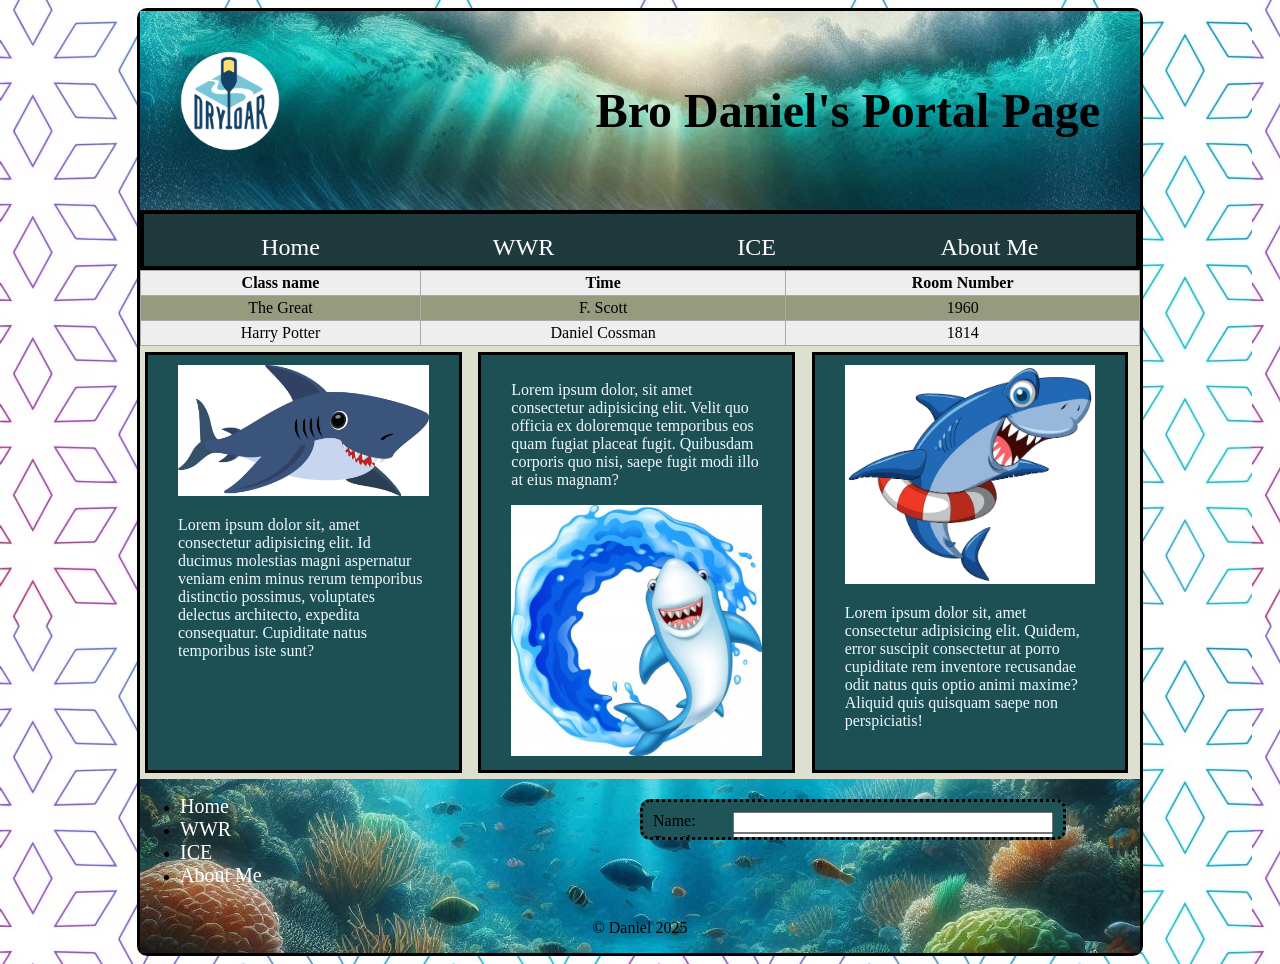
<file: index.html>
<!DOCTYPE html>
<html lang="en">
<head>
    <meta charset="UTF-8">
    <meta name="viewport" content="width=device-width, initial-scale=1.0">
    <title>Portal Page</title>
    <link rel="stylesheet" href="styles/style.css">
</head>
<body>
    <div id="wrapper">
        <header>
            <img src="/images/logo.jpg" alt="Daniel logo">

            <h1>Bro Daniel's Portal Page</h1>
        </header>
        <nav>
            <a href="index.html">Home</a>
            <a href="wwr/index.html">WWR</a>
            <a href="ice/index.html">ICE</a>
            <a href="aboutme.html">About Me</a>
        </nav>
        <main>
            <section>
                <img src="/images/sharksote.jpg" alt="big shark">
                <p>Lorem ipsum dolor sit, amet consectetur adipisicing elit. Id ducimus molestias magni aspernatur veniam enim minus rerum temporibus distinctio possimus, voluptates delectus architecto, expedita consequatur. Cupiditate natus temporibus iste sunt?</p>
            </section>
            <section>
                <p>Lorem ipsum dolor, sit amet consectetur adipisicing elit. Velit quo officia ex doloremque temporibus eos quam fugiat placeat fugit. Quibusdam corporis quo nisi, saepe fugit modi illo at eius magnam?</p>
                <img src="/images/sharksito.jpg" alt="small shark">
            </section>
            <section>
                <img src="/images/sharkmito.avif" alt="fool shark">
                <p>Lorem ipsum dolor sit, amet consectetur adipisicing elit. Quidem, error suscipit consectetur at porro cupiditate rem inventore recusandae odit natus quis optio animi maxime? Aliquid quis quisquam saepe non perspiciatis!</p>
            </section>
            <!--Para usar la table tag, siempre se usa TH para el primer grupo y el resto serán con TD,  pero siempre la misma cantidad de child tags
            Esto es para crear una tabla de datos-->
            <table class="blueTable">
                <tr>
                    <th>Class name</th>
                    <th>Time</th>
                    <th>Room Number</th>
                </tr>
                <tr>
                    <td>The Great</td>
                    <td>F. Scott</td>
                    <td>1960</td>
                </tr>
                <tr>
                    <td>Harry Potter</td>
                    <td>Daniel Cossman</td>
                    <td>1814</td>
                </tr>
            </table>
        </main>
        <footer>
            <ul>
                <li><a href="index.html">Home</a></li>
                <li><a href="wwr/index.html">WWR</a></li>
                <li><a href="ice/index.html">ICE</a></li>
                <li><a href="aboutme.htlm">About Me</a></li>
            </ul>

            
            <!--A form es la unica manera de la que podemos obtener información del usuario-->
            <form>
                <!--The input tag son botones especiales que funcionarán con JS. Siempre usar el type attribute-->
                <label for="name">Name:</label>
                <input type="text" id="name" name="name" required>

                <label for="email">Email:</label>
                <input type="email" id="email" name="email" required>

                <label for="message">Message:</label><br>
                <textarea id="message" name="message" rows="4" required></textarea><br><br>

                <input type="submit" value="Send">

            </form>
            <!--Para obtener algunos simbolos se puede usar & and the command with semicolon an the end-->
            <p>&copy; Daniel 2025</p>
        </footer>
    </div>
</body>
</html>
</file>
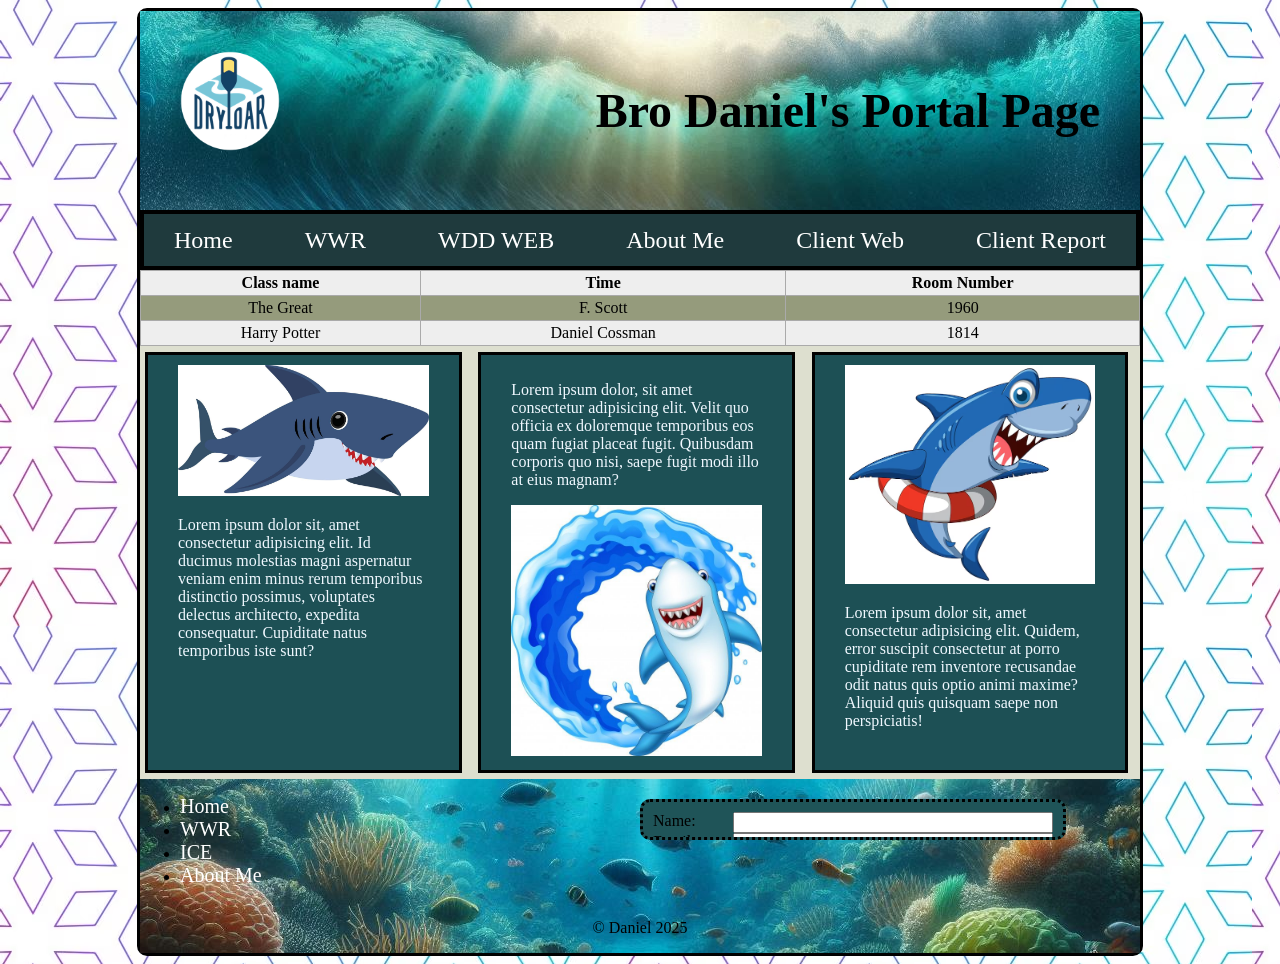
<file: docs/index.html>
<!DOCTYPE html>
<html lang="en">
<head>
    <meta charset="UTF-8">
    <meta name="viewport" content="width=device-width, initial-scale=1.0">
    <title>Portal Page</title>
    <link rel="stylesheet" href="styles/style.css">
</head>
<body>
    <div id="wrapper">
        <header>
            <img src="images/logo.jpg" alt="Daniel logo">

            <h1>Bro Daniel's Portal Page</h1>
        </header>
        <nav>
            <a href="index.html">Home</a>
            <a href="wwr/index.html">WWR</a>
            <a href="wdd130/index.html">WDD WEB</a>
            <a href="aboutme.html">About Me</a>
            <a href="https://daniservice28.github.io/wdd130-beatty/">Client Web</a>
            <a href="clientReport/client_report.html">Client Report</a>
        </nav>
        <main>
            <section>
                <img src="images/sharksote.jpg" alt="big shark">
                <p>Lorem ipsum dolor sit, amet consectetur adipisicing elit. Id ducimus molestias magni aspernatur veniam enim minus rerum temporibus distinctio possimus, voluptates delectus architecto, expedita consequatur. Cupiditate natus temporibus iste sunt?</p>
            </section>
            <section>
                <p>Lorem ipsum dolor, sit amet consectetur adipisicing elit. Velit quo officia ex doloremque temporibus eos quam fugiat placeat fugit. Quibusdam corporis quo nisi, saepe fugit modi illo at eius magnam?</p>
                <img src="images/sharksito.jpg" alt="small shark">
            </section>
            <section>
                <img src="images/sharkmito.avif" alt="fool shark">
                <p>Lorem ipsum dolor sit, amet consectetur adipisicing elit. Quidem, error suscipit consectetur at porro cupiditate rem inventore recusandae odit natus quis optio animi maxime? Aliquid quis quisquam saepe non perspiciatis!</p>
            </section>
            <!--Para usar la table tag, siempre se usa TH para el primer grupo y el resto serán con TD,  pero siempre la misma cantidad de child tags
            Esto es para crear una tabla de datos-->
            <table class="blueTable">
                <tr>
                    <th>Class name</th>
                    <th>Time</th>
                    <th>Room Number</th>
                </tr>
                <tr>
                    <td>The Great</td>
                    <td>F. Scott</td>
                    <td>1960</td>
                </tr>
                <tr>
                    <td>Harry Potter</td>
                    <td>Daniel Cossman</td>
                    <td>1814</td>
                </tr>
            </table>
        </main>
        <footer>
            <ul>
                <li><a href="index.html">Home</a></li>
                <li><a href="wwr/index.html">WWR</a></li>
                <li><a href="ice/index.html">ICE</a></li>
                <li><a href="aboutme.htlm">About Me</a></li>
            </ul>

            
            <!--A form es la unica manera de la que podemos obtener información del usuario-->
            <form>
                <!--The input tag son botones especiales que funcionarán con JS. Siempre usar el type attribute-->
                <label for="name">Name:</label>
                <input type="text" id="name" name="name" required>

                <label for="email">Email:</label>
                <input type="email" id="email" name="email" required>

                <label for="message">Message:</label><br>
                <textarea id="message" name="message" rows="4" required></textarea><br><br>

                <input type="submit" value="Send">

            </form>
            <!--Para obtener algunos simbolos se puede usar & and the command with semicolon an the end-->
            <p>&copy; Daniel 2025</p>
        </footer>
    </div>
</body>
</html>
</file>
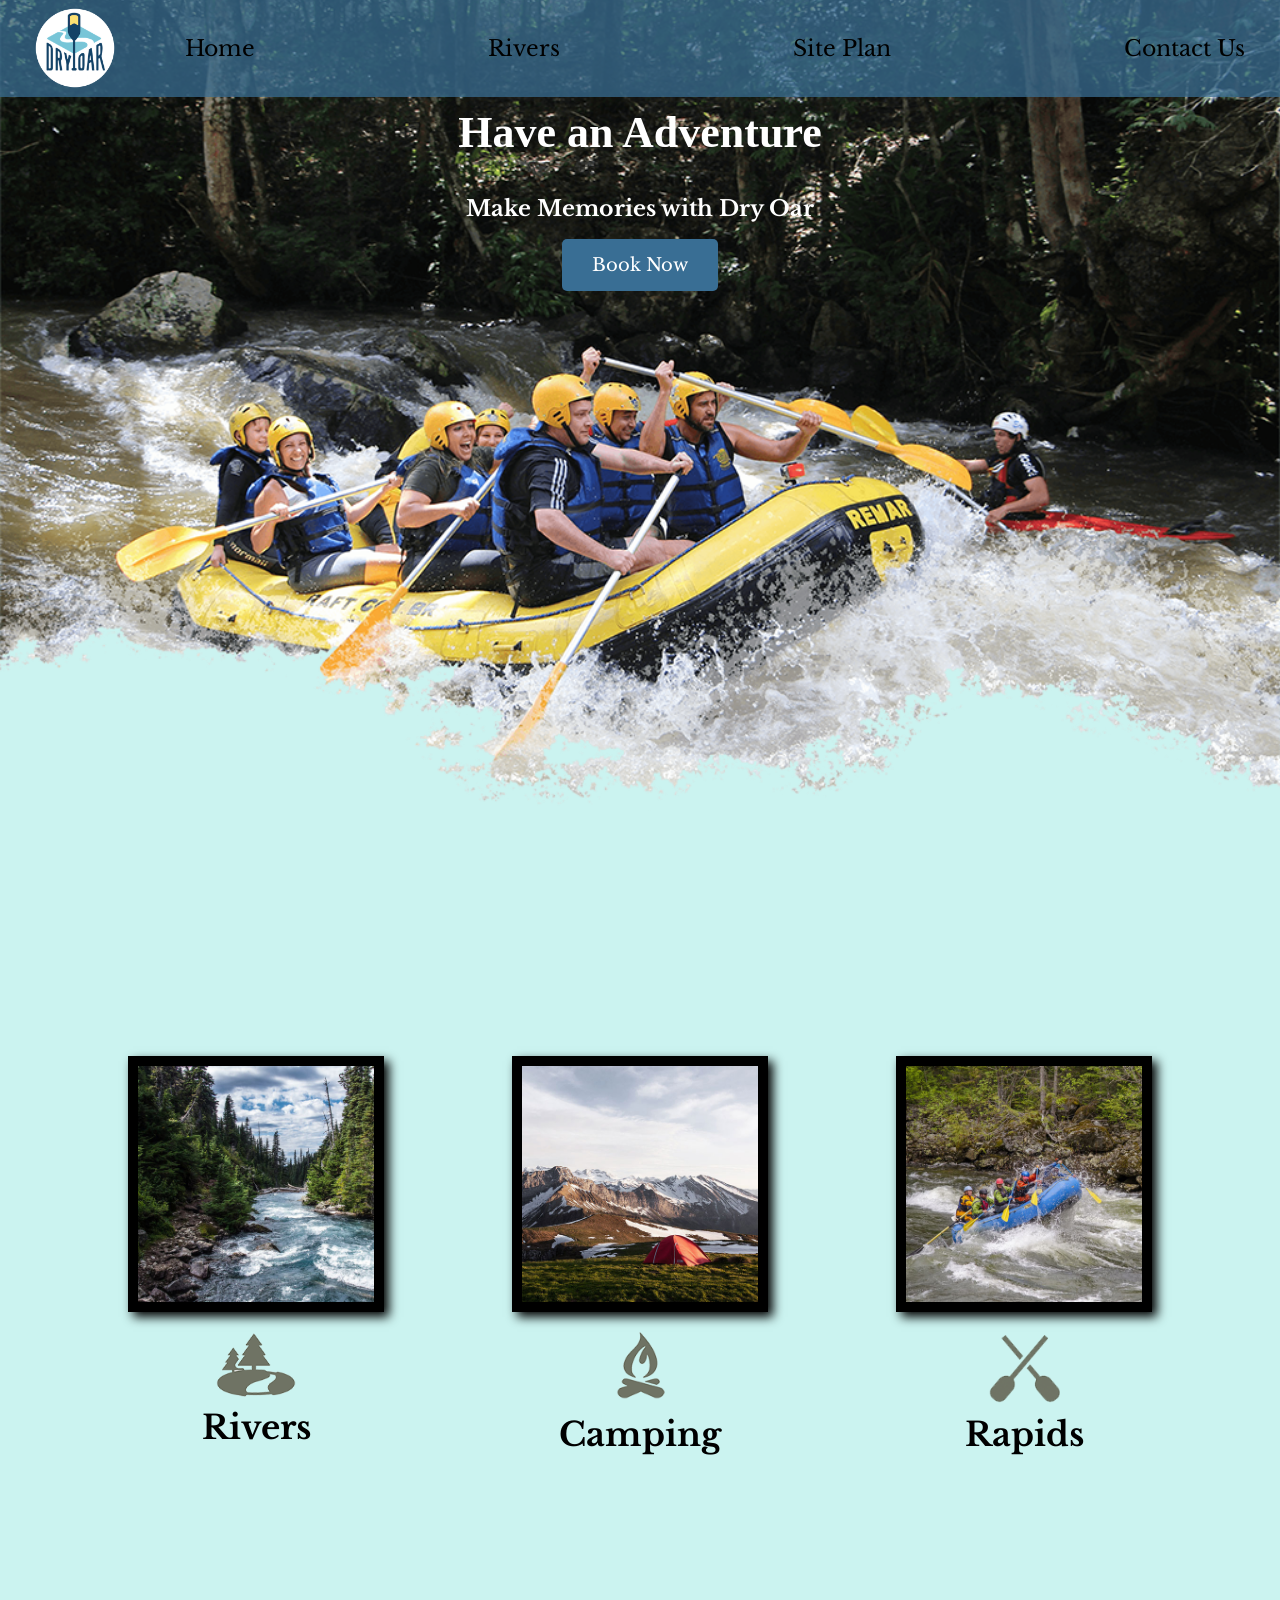
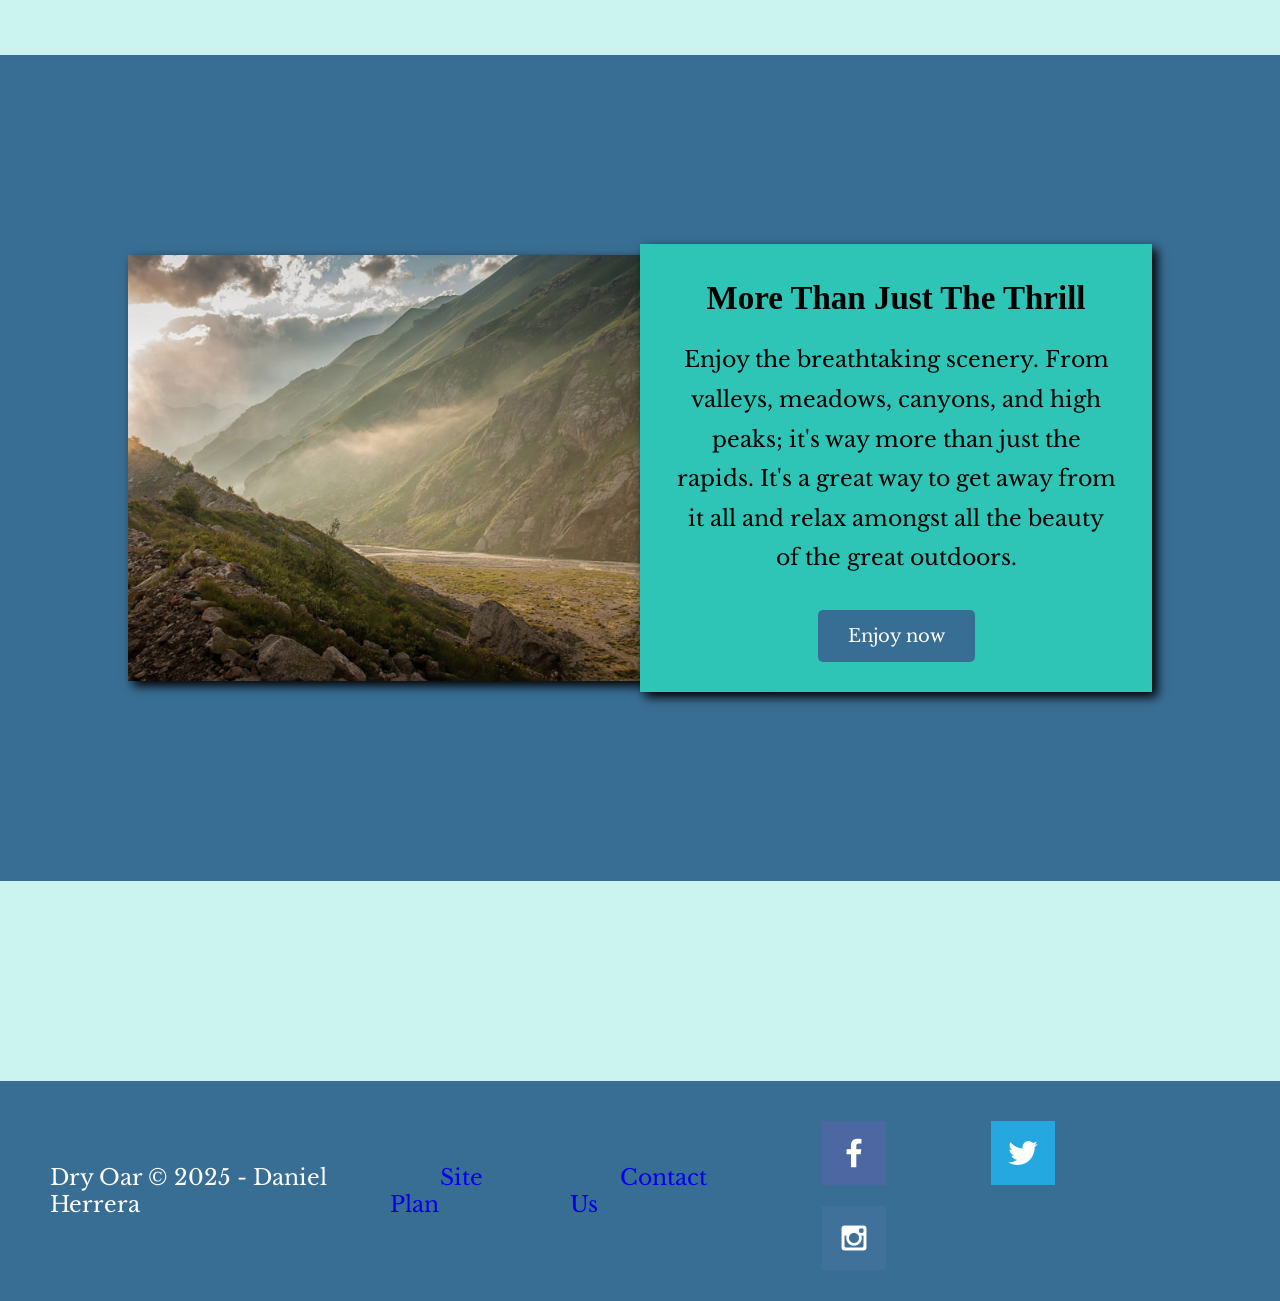
<file: wwr/index.html>
<!DOCTYPE html>
<html lang="en">
<head>
    <meta charset="UTF-8">
    <meta name="viewport" content="width=device-width, initial-scale=1.0">
    <title>Whitewater Rafting Vacations | Dry Oar Boating | Home</title>
    <link rel="stylesheet" href="styles/style.css">
</head>
<body>
    <div id="content">
        <header>
            <a id= "logo_link" href="index.html">
                <img class="logo" src="images/logo.jpg" alt="Dry Oar Logo" >
            </a>
            <nav>
                <a href="index.html">Home</a>
                <a href="#">Rivers</a>
                <a href="site-plan-rafting.html">Site Plan</a>
                <a href="contactus.html">Contact Us</a>
            </nav>
        </header>
        <div id="hero">
            <div id="hero-box">
                <img id="hero-img" src="images/hero.png" alt="People enjoying rafting">
            </div>
            <section id="hero-msg">
                <h1 class="home-title">Have an Adventure</h1>
                <h4>Make Memories with Dry Oar</h4>
                <div class="button-box">
                    <a class="book" href="contactus.html">Book Now</a>
                </div>
            </section>
        </div>
        <main class="home-grid">
            <section class="rivers-card">
                <img class="card-img" src="images/rivers.jpg" alt="river in forest">
                <img class="icon" src="images/river_icon.png" alt="river icon">
                <h2>Rivers</h2>
            </section>
            <section class="camping-card">
                <img class="card-img" src="images/camping.jpg" alt="tent in mountain">
                <img class="icon" src="images/fire_icon.png" alt="fire icon">
                <h2>Camping</h2>
            </section>
            <section class="rapids-card">
                <img class="card-img" src="images/rapids.jpg" alt="rafting boat">
                <img class="icon" src="images/oars.png" alt="oars icon">
                <h2>Rapids</h2>
            </section>
            <!--We will be using an empty <div> tag to hold a background color for our message.-->
            <div id="background"></div> 
            <img class="mountains" src="images/mountains.jpg" alt="Misty mountains">
            <section class="msg">
                <h2>More Than Just The Thrill</h2>
                <p>Enjoy the breathtaking scenery. From valleys, meadows, canyons, and high peaks; it's way more than just the rapids. It's a great way to get away from it all and relax amongst all the beauty of the great outdoors. </p>
                <a class='join' href="rivers.html">Enjoy now</a>
            </section>
        </main>
        <footer>
            <p>Dry Oar &copy; 2025 - Daniel Herrera</p>
            <p><a href="site-plan-rafting.html">Site Plan</a></p>
            <p><a href="contactus.html">Contact Us</a></p>
            <div class="social">
                <a href="https://facebook.com" target="_blank">
                    <img src="images/facebook.png" alt="fb icon">
                </a>
                <a href="https://twitter.com" target="_blank">
                    <img src="images/twitter.png" alt="twitter icon">
                </a>
                <a href="https://instagram.com" target="_blank">
                    <img src="images/instagram.png" alt="instagram icon">
                </a>
            </div>
        </footer>
    </div>
</body>
</html>
</file>
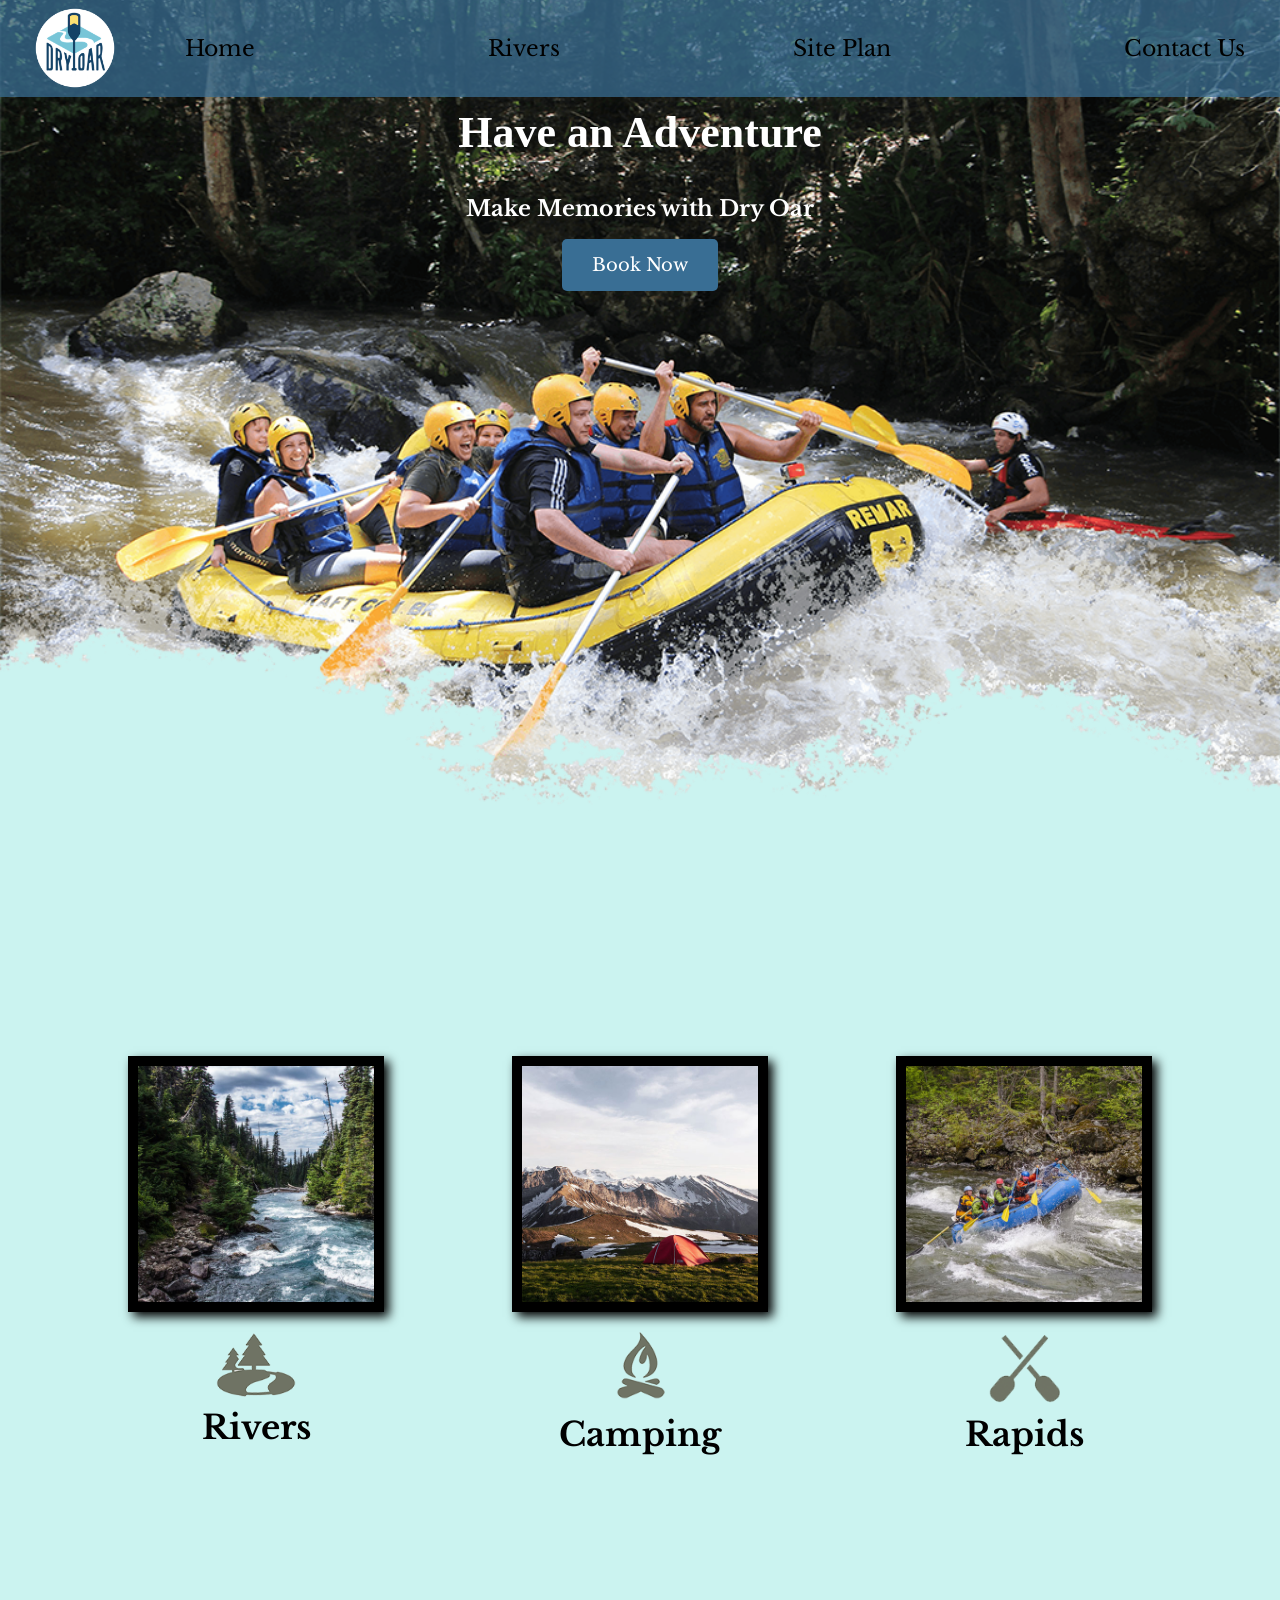
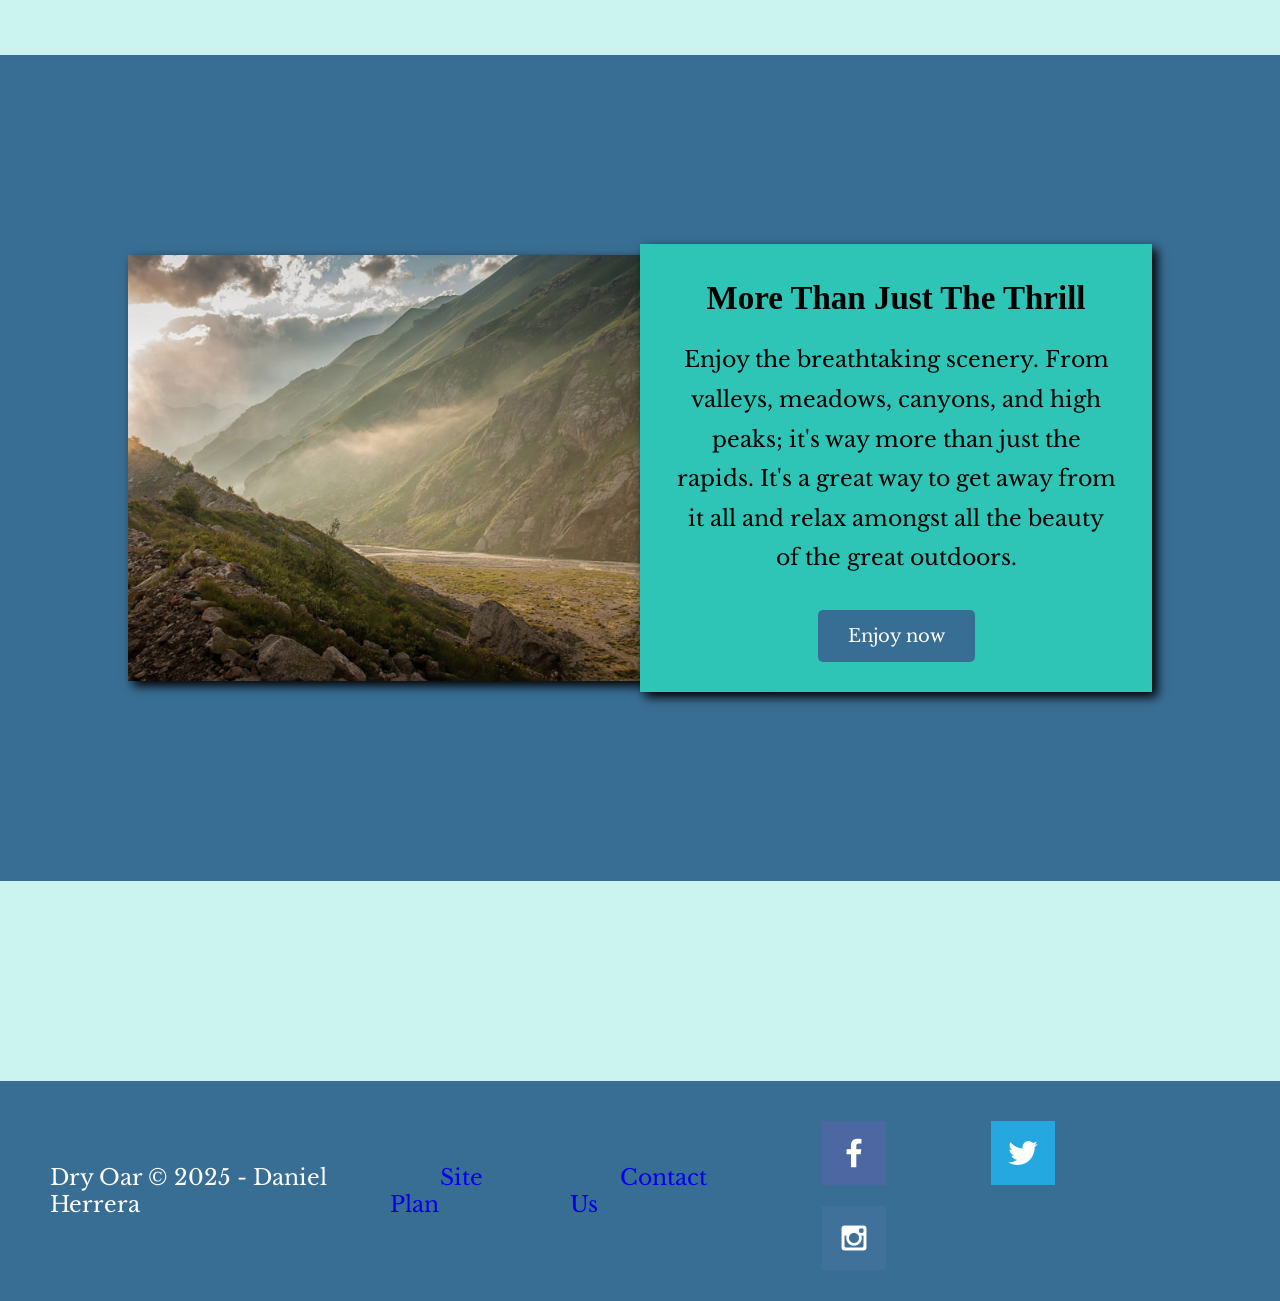
<file: docs/wwr/index.html>
<!DOCTYPE html>
<html lang="en">
<head>
    <meta charset="UTF-8">
    <meta name="viewport" content="width=device-width, initial-scale=1.0">
    <title>Whitewater Rafting Vacations | Dry Oar Boating | Home</title>
    <link rel="stylesheet" href="styles/style.css">
</head>
<body>
    <div id="content">
        <header>
            <a id= "logo_link" href="index.html">
                <img class="logo" src="images/logo.jpg" alt="Dry Oar Logo" >
            </a>
            <nav>
                <a href="../index.html">Home</a>
                <a href="#">Rivers</a>
                <a href="site-plan-rafting.html">Site Plan</a>
                <a href="contactus.html">Contact Us</a>
            </nav>
        </header>
        <div id="hero">
            <div id="hero-box">
                <img id="hero-img" src="images/hero.png" alt="People enjoying rafting">
            </div>
            <section id="hero-msg">
                <h1 class="home-title">Have an Adventure</h1>
                <h4>Make Memories with Dry Oar</h4>
                <div class="button-box">
                    <a class="book" href="contactus.html">Book Now</a>
                </div>
            </section>
        </div>
        <main class="home-grid">
            <section class="rivers-card">
                <img class="card-img" src="images/rivers.jpg" alt="river in forest">
                <img class="icon" src="images/river_icon.png" alt="river icon">
                <h2>Rivers</h2>
            </section>
            <section class="camping-card">
                <img class="card-img" src="images/camping.jpg" alt="tent in mountain">
                <img class="icon" src="images/fire_icon.png" alt="fire icon">
                <h2>Camping</h2>
            </section>
            <section class="rapids-card">
                <img class="card-img" src="images/rapids.jpg" alt="rafting boat">
                <img class="icon" src="images/oars.png" alt="oars icon">
                <h2>Rapids</h2>
            </section>
            <!--We will be using an empty <div> tag to hold a background color for our message.-->
            <div id="background"></div> 
            <img class="mountains" src="images/mountains.jpg" alt="Misty mountains">
            <section class="msg">
                <h2>More Than Just The Thrill</h2>
                <p>Enjoy the breathtaking scenery. From valleys, meadows, canyons, and high peaks; it's way more than just the rapids. It's a great way to get away from it all and relax amongst all the beauty of the great outdoors. </p>
                <a class='join' href="rivers.html">Enjoy now</a>
            </section>
        </main>
        <footer>
            <p>Dry Oar &copy; 2025 - Daniel Herrera</p>
            <p><a href="site-plan-rafting.html">Site Plan</a></p>
            <p><a href="contactus.html">Contact Us</a></p>
            <div class="social">
                <a href="https://facebook.com" target="_blank">
                    <img src="images/facebook.png" alt="fb icon">
                </a>
                <a href="https://twitter.com" target="_blank">
                    <img src="images/twitter.png" alt="twitter icon">
                </a>
                <a href="https://instagram.com" target="_blank">
                    <img src="images/instagram.png" alt="instagram icon">
                </a>
            </div>
        </footer>
    </div>
</body>
</html>
</file>
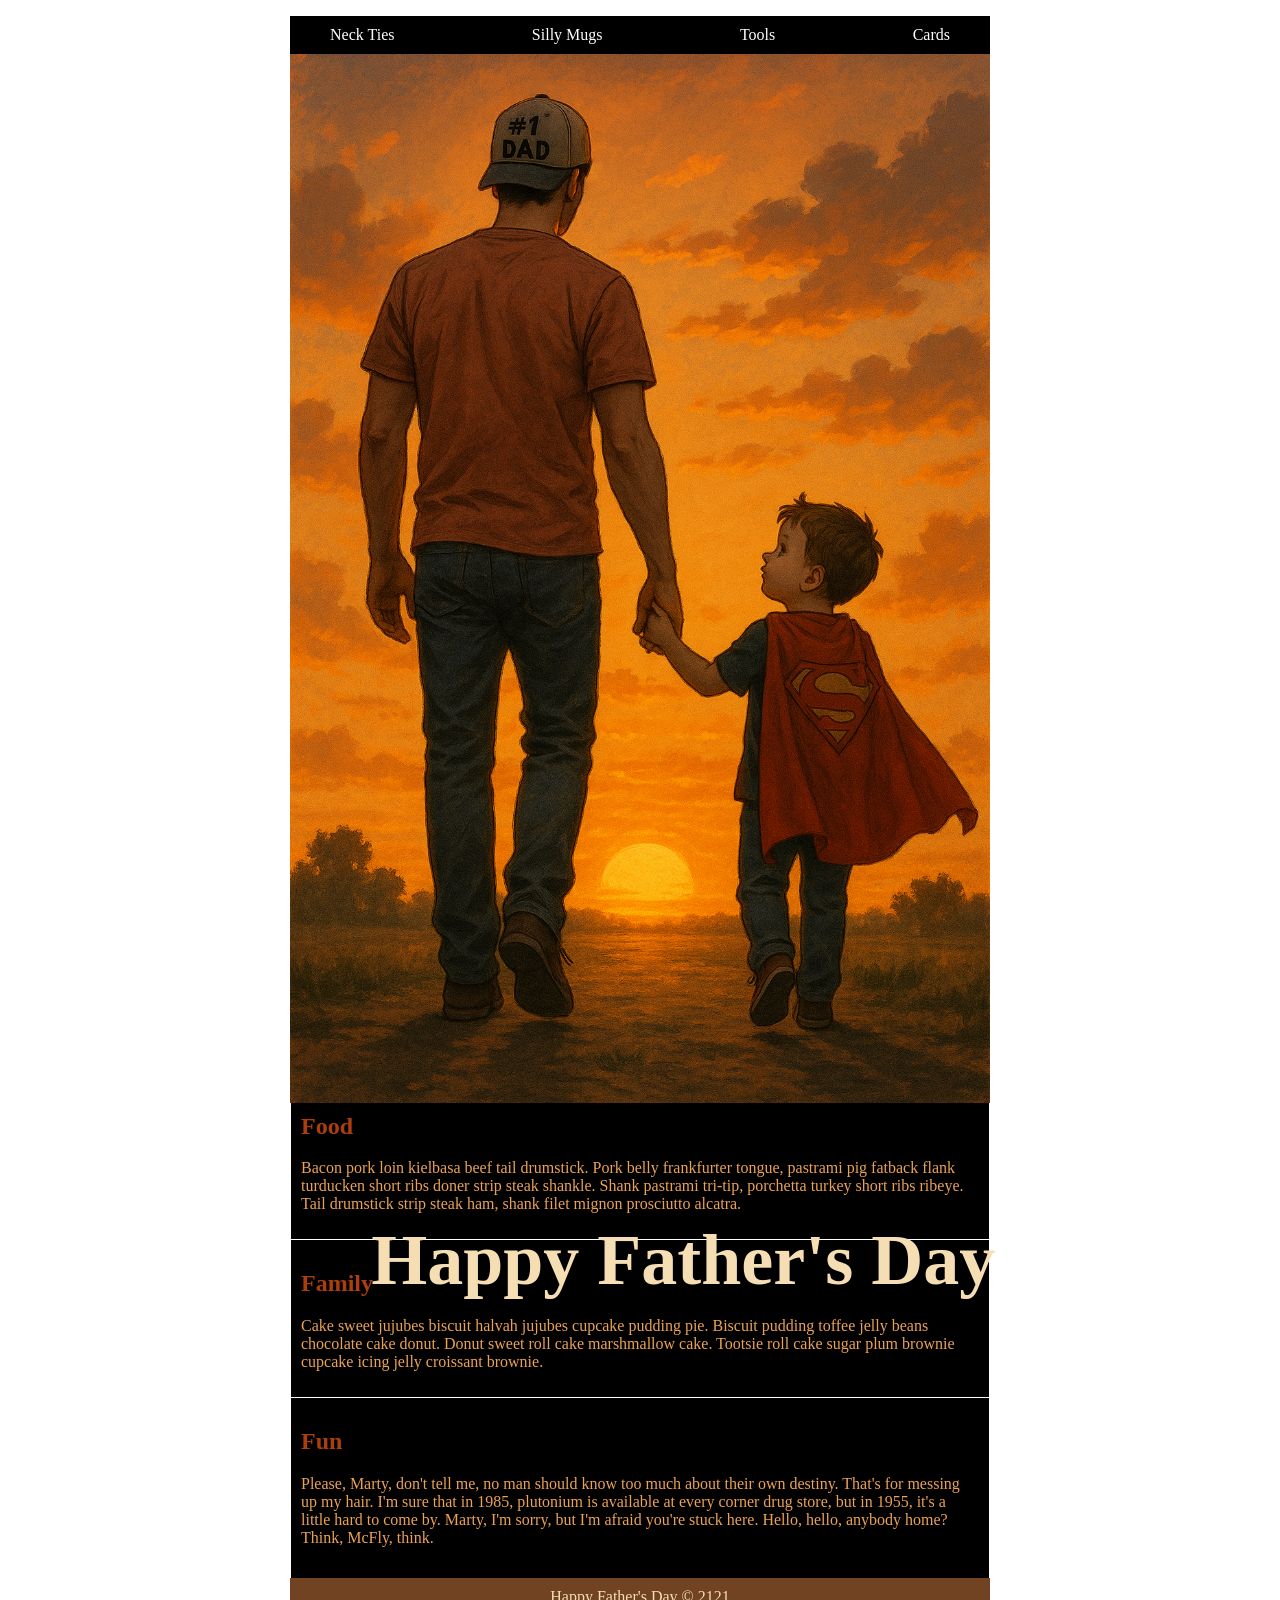
<file: ice/fathersday/index.html>
<!DOCTYPE html>
<html lang="en">

<head>
    <meta charset="UTF-8">
    <meta name="viewport" content="width=device-width, initial-scale=1.0">
    <title>Father's Day Page</title>
    <link rel="stylesheet" href="styles/styles.css">
</head>

<body>
    <div id="wrapper">
        <header>
            <nav>
                <ul>
                    <li>Neck Ties</li>
                    <li>Silly Mugs</li>
                    <li>Tools</li>
                    <li>Cards</li>
                </ul>
            </nav>
        </header>
        <main>
            <h1>Happy Father's Day</h1>
            <img src="images/fathersday.png">
            <section>
                <h2>Food</h2>
                <p>Bacon pork loin kielbasa beef tail drumstick. Pork belly frankfurter tongue,
                     pastrami pig fatback flank turducken short ribs doner strip steak shankle.
                      Shank pastrami tri-tip, porchetta turkey short ribs ribeye. 
                      Tail drumstick strip steak ham, shank filet mignon prosciutto alcatra. </p>
            </section>
            <section>
                <h2>Family</h2>
                <p>Cake sweet jujubes biscuit halvah jujubes cupcake pudding pie. Biscuit
                    pudding toffee jelly beans chocolate cake donut. Donut sweet roll cake
                    marshmallow cake. Tootsie roll cake sugar plum brownie cupcake icing
                    jelly croissant brownie.</p>
            </section>
            <section>
                <h2>Fun</h2>
                <p>Please, Marty, don't tell me, no man should know too much about their own
                     destiny. That's for messing up my hair. I'm sure that in 1985, 
                     plutonium is available at every corner drug store, but in 1955, 
                     it's a little hard to come by. Marty, I'm sorry, but I'm afraid 
                     you're stuck here. Hello, hello, anybody home? Think, McFly, think. 
                     </p>
            </section>
        </main>
        <footer>
            Happy Father's Day &copy; 2121
        </footer>
    </div>
</body>

</html>
</file>
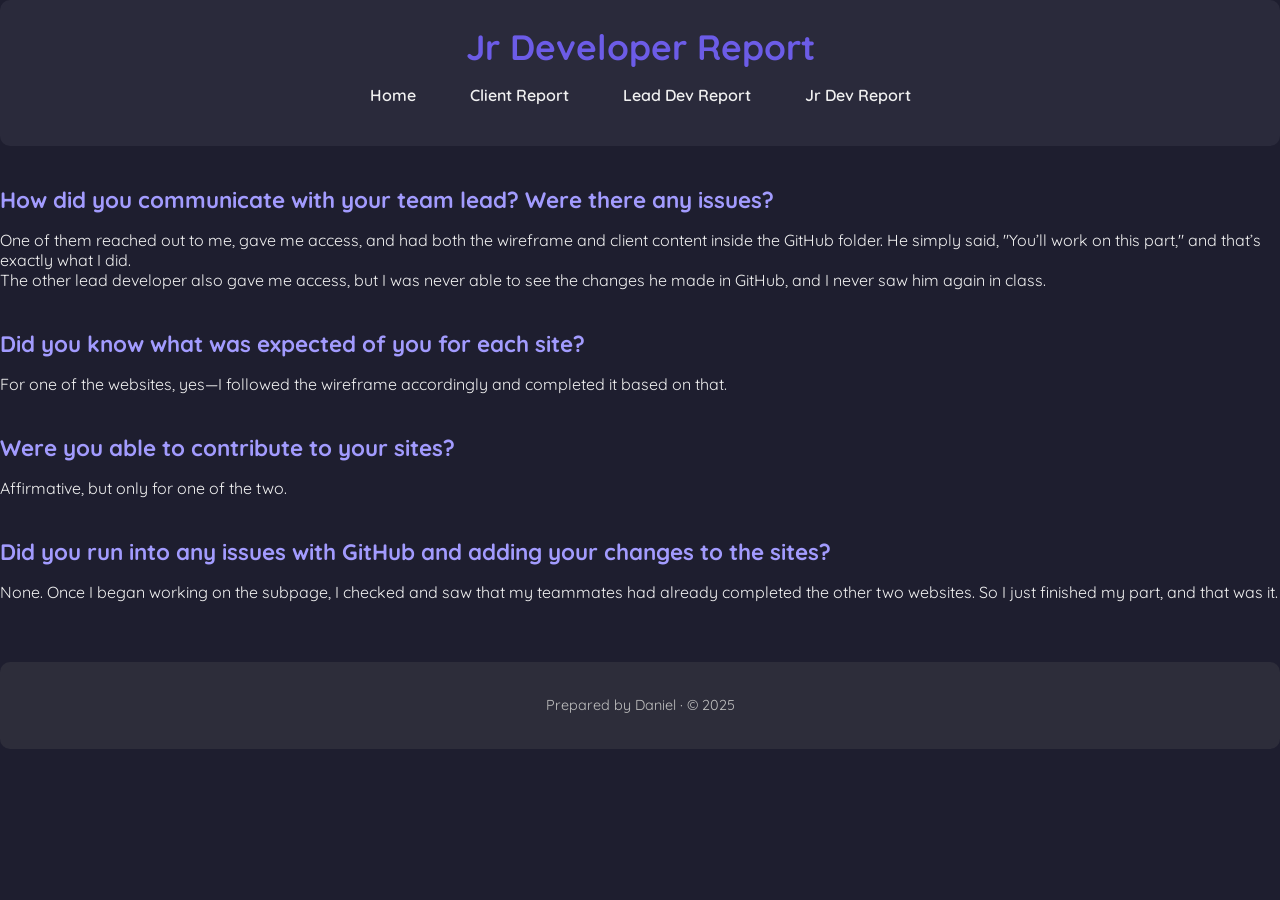
<file: docs/clientReport/asJrDev.html>
<!DOCTYPE html>
<html lang="en">
<head>
  <meta charset="UTF-8">
  <meta name="viewport" content="width=device-width, initial-scale=1.0">
  <title>Client Report</title>
  <link rel="stylesheet" href="../styles/report.css">
  <link href="https://fonts.googleapis.com/css2?family=Quicksand:wght@400;600&display=swap" rel="stylesheet">
</head>
<body>
  <header>
    <h1>Jr Developer Report</h1>
    <nav>
        <ul>
          <li><a href="../index.html">Home</a></li>
          <li><a href="client_report.html">Client Report</a></li>
          <li><a href="asLeadDev.html">Lead Dev Report</a></li>
          <li><a href="asJrDev.html">Jr Dev Report</a></li>
        </ul>
    </nav>
    </header>

  <main>
    <section>
        <h2>How did you communicate with your team lead? Were there any issues?</h2>
        <p>
            One of them reached out to me, gave me access, and had both the wireframe and client content inside the GitHub folder. He simply said, "You’ll work on this part," and that’s exactly what I did.<br>
            The other lead developer also gave me access, but I was never able to see the changes he made in GitHub, and I never saw him again in class.
        </p>
        </section>

        <section>
        <h2>Did you know what was expected of you for each site?</h2>
        <p>
            For one of the websites, yes—I followed the wireframe accordingly and completed it based on that.
        </p>
        </section>

        <section>
        <h2>Were you able to contribute to your sites?</h2>
        <p>
            Affirmative, but only for one of the two.
        </p>
        </section>

        <section>
        <h2>Did you run into any issues with GitHub and adding your changes to the sites?</h2>
        <p>
            None. Once I began working on the subpage, I checked and saw that my teammates had already completed the other two websites. So I just finished my part, and that was it.
        </p>
        </section>
  </main>

  <footer>
    <p>Prepared by Daniel · © 2025</p>
  </footer>
</body>
</html>
</file>
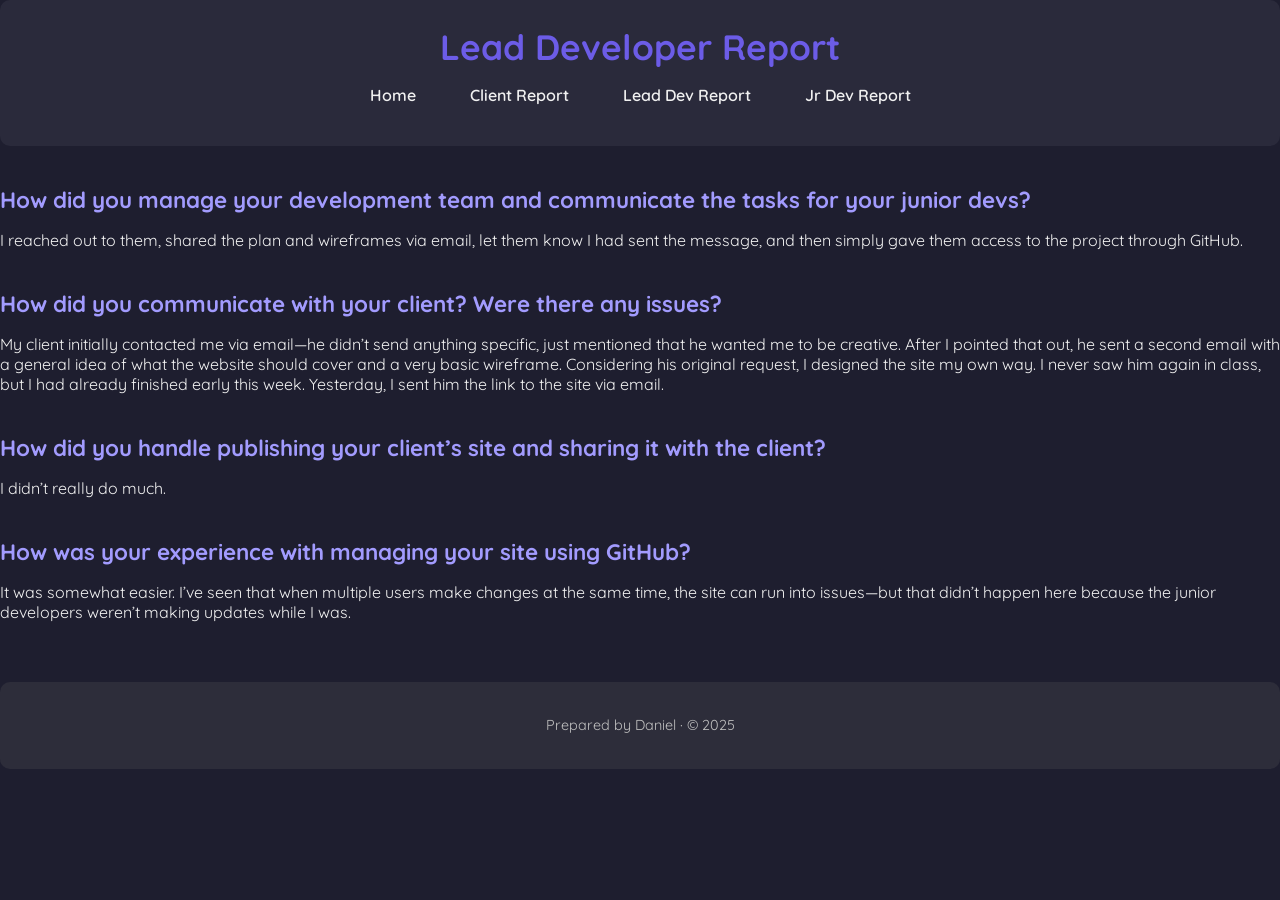
<file: docs/clientReport/asLeadDev.html>
<!DOCTYPE html>
<html lang="en">
<head>
  <meta charset="UTF-8">
  <meta name="viewport" content="width=device-width, initial-scale=1.0">
  <title>Client Report</title>
  <link rel="stylesheet" href="../styles/report.css">
  <link href="https://fonts.googleapis.com/css2?family=Quicksand:wght@400;600&display=swap" rel="stylesheet">
</head>
<body>
  <header>
    <h1>Lead Developer Report</h1>
    <nav>
        <ul>
          <li><a href="../index.html">Home</a></li>
          <li><a href="client_report.html">Client Report</a></li>
          <li><a href="asLeadDev.html">Lead Dev Report</a></li>
          <li><a href="asJrDev.html">Jr Dev Report</a></li>
        </ul>
    </nav>
    </header>

  <main>
    <section>
        <h2>How did you manage your development team and communicate the tasks for your junior devs?</h2>
        <p>
            I reached out to them, shared the plan and wireframes via email, let them know I had sent the message, and then simply gave them access to the project through GitHub.
        </p>
        </section>

        <section>
        <h2>How did you communicate with your client? Were there any issues?</h2>
        <p>
            My client initially contacted me via email—he didn’t send anything specific, just mentioned that he wanted me to be creative. After I pointed that out, he sent a second email with a general idea of what the website should cover and a very basic wireframe. Considering his original request, I designed the site my own way. I never saw him again in class, but I had already finished early this week. Yesterday, I sent him the link to the site via email.
        </p>
        </section>

        <section>
        <h2>How did you handle publishing your client’s site and sharing it with the client?</h2>
        <p>
            I didn’t really do much.
        </p>
        </section>

        <section>
        <h2>How was your experience with managing your site using GitHub?</h2>
        <p>
            It was somewhat easier. I’ve seen that when multiple users make changes at the same time, the site can run into issues—but that didn’t happen here because the junior developers weren’t making updates while I was.
        </p>
    </section>
  </main>

  <footer>
    <p>Prepared by Daniel · © 2025</p>
  </footer>
</body>
</html>
</file>
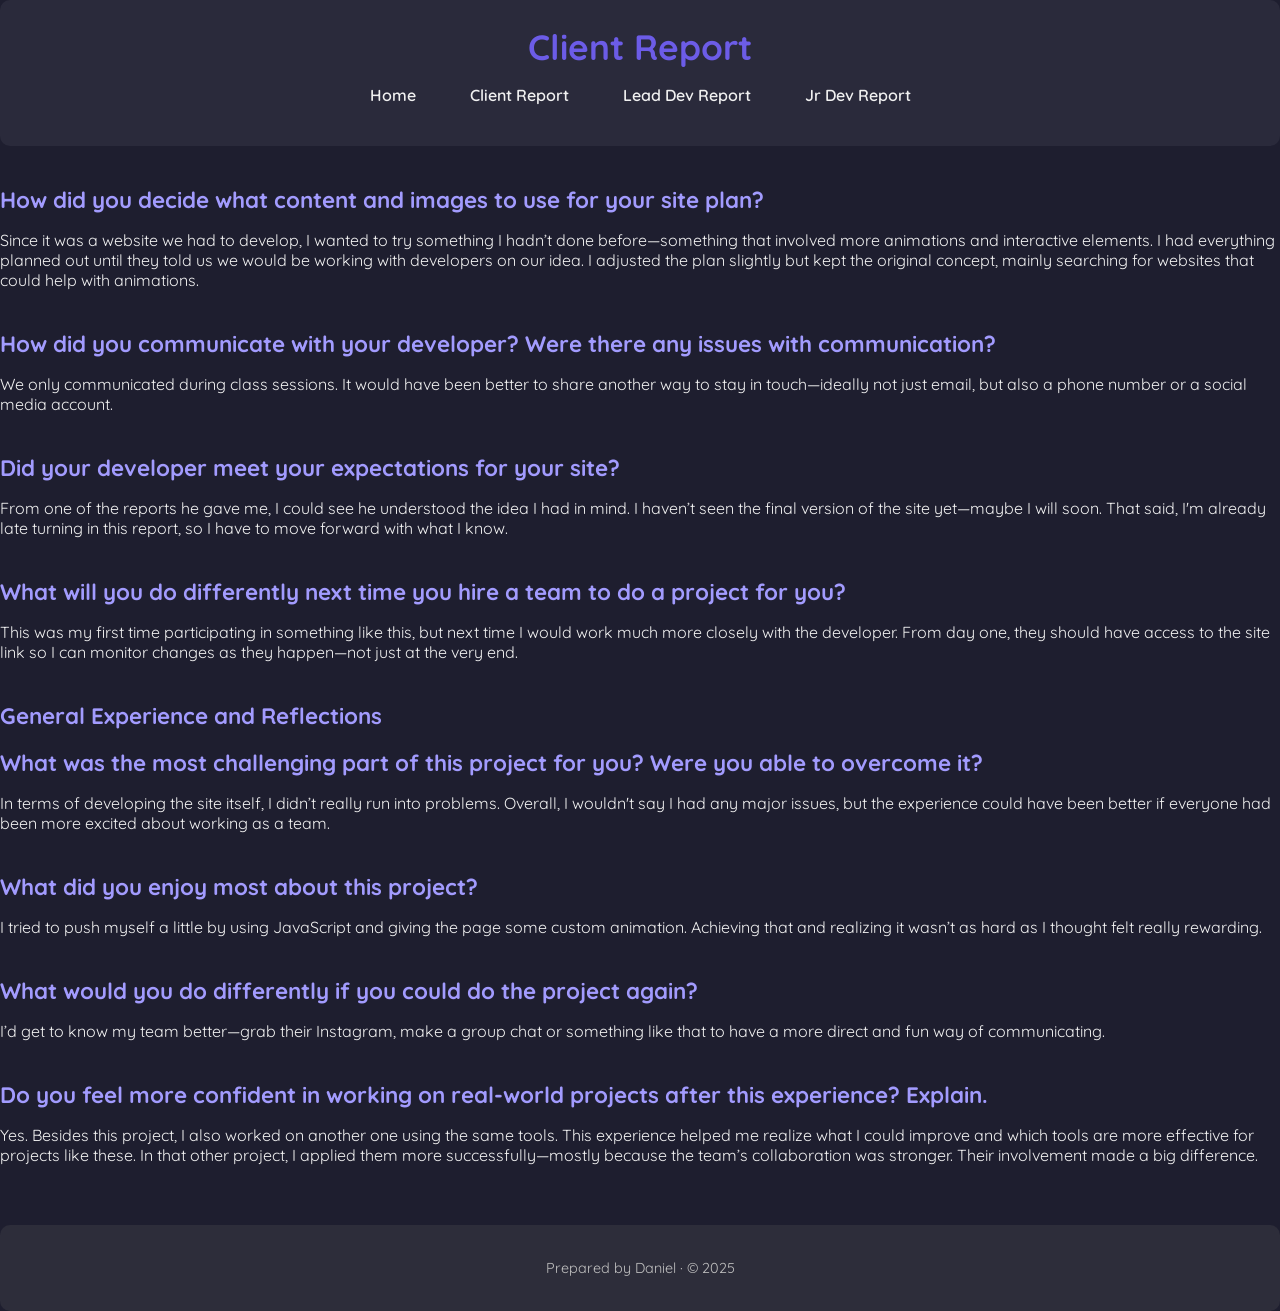
<file: docs/clientReport/client_report.html>
<!DOCTYPE html>
<html lang="en">
<head>
  <meta charset="UTF-8">
  <meta name="viewport" content="width=device-width, initial-scale=1.0">
  <title>Client Report</title>
  <link rel="stylesheet" href="../styles/report.css">
  <link href="https://fonts.googleapis.com/css2?family=Quicksand:wght@400;600&display=swap" rel="stylesheet">
</head>
<body>
  <header>
    <h1>Client Report</h1>
    <nav>
        <ul>
          <li><a href="../index.html">Home</a></li>
          <li><a href="client_report.html">Client Report</a></li>
          <li><a href="asLeadDev.html">Lead Dev Report</a></li>
          <li><a href="asJrDev.html">Jr Dev Report</a></li>
        </ul>
    </nav>
    </header>

  <main>
    <section>
      <h2>How did you decide what content and images to use for your site plan?</h2>
      <p>
        Since it was a website we had to develop, I wanted to try something I hadn’t done before—something that involved more animations and interactive elements. I had everything planned out until they told us we would be working with developers on our idea. I adjusted the plan slightly but kept the original concept, mainly searching for websites that could help with animations.
      </p>
    </section>

    <section>
      <h2>How did you communicate with your developer? Were there any issues with communication?</h2>
      <p>
        We only communicated during class sessions. It would have been better to share another way to stay in touch—ideally not just email, but also a phone number or a social media account.
      </p>
    </section>

    <section>
      <h2>Did your developer meet your expectations for your site?</h2>
      <p>
        From one of the reports he gave me, I could see he understood the idea I had in mind. I haven’t seen the final version of the site yet—maybe I will soon. That said, I'm already late turning in this report, so I have to move forward with what I know.
      </p>
    </section>

    <section>
      <h2>What will you do differently next time you hire a team to do a project for you?</h2>
      <p>
        This was my first time participating in something like this, but next time I would work much more closely with the developer. From day one, they should have access to the site link so I can monitor changes as they happen—not just at the very end.
      </p>
    </section>

    <section>
      <h2>General Experience and Reflections</h2>
      <h2>What was the most challenging part of this project for you? Were you able to overcome it?</h2>
      <p>
        In terms of developing the site itself, I didn’t really run into problems. Overall, I wouldn't say I had any major issues, but the experience could have been better if everyone had been more excited about working as a team.
      </p>
    </section>

    <section>
      <h2>What did you enjoy most about this project?</h2>
      <p>
        I tried to push myself a little by using JavaScript and giving the page some custom animation. Achieving that and realizing it wasn’t as hard as I thought felt really rewarding.
      </p>
    </section>

    <section>
      <h2>What would you do differently if you could do the project again?</h2>
      <p>
        I’d get to know my team better—grab their Instagram, make a group chat or something like that to have a more direct and fun way of communicating.
      </p>
    </section>

    <section>
      <h2>Do you feel more confident in working on real-world projects after this experience? Explain.</h2>
      <p>
        Yes. Besides this project, I also worked on another one using the same tools. This experience helped me realize what I could improve and which tools are more effective for projects like these. In that other project, I applied them more successfully—mostly because the team’s collaboration was stronger. Their involvement made a big difference.
      </p>
    </section>
  </main>

  <footer>
    <p>Prepared by Daniel · © 2025</p>
  </footer>
</body>
</html>
</file>
<file: styles/style.css>
/* Color.com es una buena opcion para tomar de una imagen los colores*/
body{
    background: ivory;   
    background-image: url("/images/patrones");
    
}

#wrapper {
    background: #dddfcf ;
    max-width: 1000px;
    /* con width puedo determinar el ancho que tendra en todas las computadoras y el margin pues no importa que tan grande sea la compu eso se dividira a cada lado */
    margin: auto;
    border: 3px solid black;
    border-radius: 10px;
    display: grid;
    
    
}
header{
    /*Esta manera de agregar imagenes hace que no se agreguen como contenido (no se puedan copiar) solo mirar*/
    background-image:url("../images/olas.png");
    background-position: 0 900px;
    /*Para rellenar el espacio puedo usar padding con la imagen*/
    padding: 40px;
    
}

header img {
    width: 100px;
}

header h1 {
    /*Para usar display tenemos block and inline. Siempre en CSS se muestra uno debajo de otro y una linea en medio, inline hará que esté a un lado*/
    display: inline;
    font-size: 3em;
    float: right;
}

nav {
    /*Cuando ya he determinado un ancho por un cuadro para todo el texto, si uso 100% de ancho solo era dentro del ancho ya determinado. En este caso en #wrapper */
    width: 100%;
    background-color: #1f3a3d;
    border: 4px, solid, black;
    /*Si solamente escribo el borde y tengo 100% del ancho este se va a salir, por lo que debo usar box sizing*/
    box-sizing: border-box;
    /*si quiero usar "flex" debo usar la justificación de los elementos*/
    /*
    display: flex;
    justify-content:space-evenly;
    */
    justify-items: center;
    /*para grid centrar los textos se usa justify items: center*/ 
    display: grid;
    grid-template-columns: 1fr 1fr 1fr 1fr;
    height: 60px;
    padding: 20px 30px;
    
}

nav a:hover{
    background: #1da4ae;
    text-shadow: 4px 4px 2px #1f3a3d;
}

nav a{
    
    /*Para ubicar los objetos en la mitad verticalmente, uso align items*/
    align-items: center;
    text-decoration: none;
    color: white;
    /*La medida EM es para asignar un porcentaje más grande del determinado. Como el 200% 2em*/
    font-size: 1.5em;
}

main{
  display: grid;
  grid-template-columns: 1fr 1fr 1fr;
}

footer{
  
  display: grid;
  grid-template-columns: 1fr 1fr;
  background-image:url("../images/olas.png");
  background-position: 0 400px;
  
}

footer form{
    background: #1f5458;
    width: 400px;
    margin-top: 20px;
    padding: 10px;
    border: 3px dotted black;
    border-radius: 10px;
    height: 15px;
    overflow: hidden;
    transition: height 1,75s ease-out;
    /*Para "absolute" el objeto tomara una posición desde el punto cero de la ventana. Y ahi puedo usar atributos como bottoms u otros, para ubicarlo donde yo deseo. Pero no tomará en cuenta el scroll bar*/

    /*Si deseo usar "Fixed" asigno valores igual que absolute pero si funcionará con el scroll bar*/
    /*Y flex es más para ubicarlos de izquierda a derecha*/
    /*position: fixed;
    bottom: 10px;
    right: 0;*/
    grid-column: 2/3;
    display: grid;
    grid-template-columns: .25fr 1fr;
  }

  footer form:hover{
    height: 200px;
    transition: 2,85s ease-in;
    
  }

footer p{
  grid-column: 1/3;
  justify-self: center;
}

footer ul li a{
  text-decoration: none;
  color:white;
  font-size: 1.25em;
}

section{
    border: 3px solid black;
    background-color: #1d5055;
    /*tambien puedo acomodar en columnas por medio de float*/
    width: 95%;
    /*Como ya vamos a usar grid ya no necesitamos usar float
    float:left;
    */
    padding: 10px 30px;
    box-sizing: border-box;
    margin: 6px 5px;
    color: aliceblue;
}

section img{
  width: 100%
}

table{
    /*ubicar table donde no moleste los otros atributos de otras secciones con el atributo clear: both*/
    /*divtable.com/table-style/ ayuda a darle formatos a nuestras tables*/
    grid-column: 1/4;
    grid-row: 1/2;

}
table.blueTable {
    border: 1px solid #1C6EA4;
    background-color: #EEEEEE;
    width: 100%;
    text-align: center;
    border-collapse: collapse;
  }
  table.blueTable td, table.blueTable th {
    border: 1px solid #AAAAAA;
    padding: 3px 2px;
  }
  table.blueTable tr:nth-child(even) {
    background: #959B7C;
  }
  table.blueTable thead {
    background: #1DA4AE;
    background: -moz-linear-gradient(top, #55bbc2 0%, #33adb6 66%, #1DA4AE 100%);
    background: -webkit-linear-gradient(top, #55bbc2 0%, #33adb6 66%, #1DA4AE 100%);
    background: linear-gradient(to bottom, #55bbc2 0%, #33adb6 66%, #1DA4AE 100%);
    border-bottom: 2px solid #444444;
  }
  table.blueTable thead th {
    font-size: 15px;
    font-weight: bold;
    color: #FFFFFF;
    border-left: 2px solid #D0E4F5;
  }
  table.blueTable thead th:first-child {
    border-left: none;
  }
  
  table.blueTable tfoot td {
    font-size: 14px;
  }
  table.blueTable tfoot .links {
    text-align: right;
  }
  table.blueTable tfoot .links a{
    display: inline-block;
    background: #1C6EA4;
    color: #FFFFFF;
    padding: 2px 8px;
    border-radius: 5px;
  }

@media(max-width: 745px){
    main{
      display: block;
    }
    table{
      width: 100%;
    }
    header{
      padding: 0;
    }
    header h1{
      font-size: 2em;
    }
    nav{
      display: block;
      height: unset;
    }
    nav a{
      display: flex;
    }

}
</file>
<file: docs/styles/style.css>
/* Color.com es una buena opcion para tomar de una imagen los colores*/
body{
    background: ivory;   
    background-image: url("/images/patrones");
    
}

#wrapper {
    background: #dddfcf ;
    max-width: 1000px;
    /* con width puedo determinar el ancho que tendra en todas las computadoras y el margin pues no importa que tan grande sea la compu eso se dividira a cada lado */
    margin: auto;
    border: 3px solid black;
    border-radius: 10px;
    display: grid;
    
    
}
header{
    /*Esta manera de agregar imagenes hace que no se agreguen como contenido (no se puedan copiar) solo mirar*/
    background-image:url("../images/olas.png");
    background-position: 0 900px;
    /*Para rellenar el espacio puedo usar padding con la imagen*/
    padding: 40px;
    
}

header img {
    width: 100px;
}

header h1 {
    /*Para usar display tenemos block and inline. Siempre en CSS se muestra uno debajo de otro y una linea en medio, inline hará que esté a un lado*/
    display: inline;
    font-size: 3em;
    float: right;
}

nav {
    /*Cuando ya he determinado un ancho por un cuadro para todo el texto, si uso 100% de ancho solo era dentro del ancho ya determinado. En este caso en #wrapper */
    width: 100%;
    background-color: #1f3a3d;
    border: 4px, solid, black;
    /*Si solamente escribo el borde y tengo 100% del ancho este se va a salir, por lo que debo usar box sizing*/
    box-sizing: border-box;
    /*si quiero usar "flex" debo usar la justificación de los elementos*/
    /*
    display: flex;
    justify-content:space-evenly;
    */
    justify-items: center;
    /*para grid centrar los textos se usa justify items: center*/ 
    display: grid;
    grid-template-columns: 1fr 1fr 1fr 1fr;
    height: 60px;
    padding: 20px 30px;
    display: flex;
    justify-content: space-between;
    align-items: center;
    
}

nav a:hover{
    background: #1da4ae;
    text-shadow: 4px 4px 2px #1f3a3d;
}

nav a{
    
    /*Para ubicar los objetos en la mitad verticalmente, uso align items*/
    align-items: center;
    text-decoration: none;
    color: white;
    /*La medida EM es para asignar un porcentaje más grande del determinado. Como el 200% 2em*/
    font-size: 1.5em;
}

main{
  display: grid;
  grid-template-columns: 1fr 1fr 1fr;
}

footer{
  
  display: grid;
  grid-template-columns: 1fr 1fr;
  background-image:url("../images/olas.png");
  background-position: 0 400px;
  
}

footer form{
    background: #1f5458;
    width: 400px;
    margin-top: 20px;
    padding: 10px;
    border: 3px dotted black;
    border-radius: 10px;
    height: 15px;
    overflow: hidden;
    transition: height 1,75s ease-out;
    /*Para "absolute" el objeto tomara una posición desde el punto cero de la ventana. Y ahi puedo usar atributos como bottoms u otros, para ubicarlo donde yo deseo. Pero no tomará en cuenta el scroll bar*/

    /*Si deseo usar "Fixed" asigno valores igual que absolute pero si funcionará con el scroll bar*/
    /*Y flex es más para ubicarlos de izquierda a derecha*/
    /*position: fixed;
    bottom: 10px;
    right: 0;*/
    grid-column: 2/3;
    display: grid;
    grid-template-columns: .25fr 1fr;
  }

  footer form:hover{
    height: 200px;
    transition: 2,85s ease-in;
    
  }

footer p{
  grid-column: 1/3;
  justify-self: center;
}

footer ul li a{
  text-decoration: none;
  color:white;
  font-size: 1.25em;
}

section{
    border: 3px solid black;
    background-color: #1d5055;
    /*tambien puedo acomodar en columnas por medio de float*/
    width: 95%;
    /*Como ya vamos a usar grid ya no necesitamos usar float
    float:left;
    */
    padding: 10px 30px;
    box-sizing: border-box;
    margin: 6px 5px;
    color: aliceblue;
}

section img{
  width: 100%
}

table{
    /*ubicar table donde no moleste los otros atributos de otras secciones con el atributo clear: both*/
    /*divtable.com/table-style/ ayuda a darle formatos a nuestras tables*/
    grid-column: 1/4;
    grid-row: 1/2;

}
table.blueTable {
    border: 1px solid #1C6EA4;
    background-color: #EEEEEE;
    width: 100%;
    text-align: center;
    border-collapse: collapse;
  }
  table.blueTable td, table.blueTable th {
    border: 1px solid #AAAAAA;
    padding: 3px 2px;
  }
  table.blueTable tr:nth-child(even) {
    background: #959B7C;
  }
  table.blueTable thead {
    background: #1DA4AE;
    background: -moz-linear-gradient(top, #55bbc2 0%, #33adb6 66%, #1DA4AE 100%);
    background: -webkit-linear-gradient(top, #55bbc2 0%, #33adb6 66%, #1DA4AE 100%);
    background: linear-gradient(to bottom, #55bbc2 0%, #33adb6 66%, #1DA4AE 100%);
    border-bottom: 2px solid #444444;
  }
  table.blueTable thead th {
    font-size: 15px;
    font-weight: bold;
    color: #FFFFFF;
    border-left: 2px solid #D0E4F5;
  }
  table.blueTable thead th:first-child {
    border-left: none;
  }
  
  table.blueTable tfoot td {
    font-size: 14px;
  }
  table.blueTable tfoot .links {
    text-align: right;
  }
  table.blueTable tfoot .links a{
    display: inline-block;
    background: #1C6EA4;
    color: #FFFFFF;
    padding: 2px 8px;
    border-radius: 5px;
  }

@media(max-width: 745px){
    main{
      display: block;
    }
    table{
      width: 100%;
    }
    header{
      padding: 0;
    }
    header h1{
      font-size: 2em;
    }
    nav{
      display: block;
      height: unset;
    }
    nav a{
      display: flex;
    }

}
</file>
<file: wwr/styles/style.css>
@import url('https://fonts.googleapis.com/css2?family=Libre+Baskerville:ital,wght@0,400;0,700;1,400&family=Permanent+Marker&display=swap');
:root {
  --heading-font: "Permanent Marker";
  --paragraph-font: "Libre Baskerville", Helvetica, sans-serif;
}

#content {
    /* Block elements are centered by setting a width and adjusting the left and right margin*/
    max-width: 1600px;
    /*Inline elements are centered by using the text-align property.*/
    margin: 0 auto;
}

#background{
    
    background-color: #396E94;
}

h2{
    margin: 0;
}

nav{
    display: flex;
    justify-content: space-between;
}

nav a{
    text-align: center;
    text-decoration: none;
    font-family: var(--paragraph-font);
    padding: 35px;
    color: black;
}

footer a{
    text-decoration: none;
    padding: 25px 50px;
}

#hero-msg h1, #hero-msg h4{
     text-align: center;
}

.button-box{
     text-align: center;
}

main section{
     text-align: center;
     font-family: var(--paragraph-font);
}

/*add background colors to liven up our page a bit.*/
body{
    background-color: #CBF3F0;
    font-size: 22px;
    margin: 0;
    padding: 0;
}
header{
    background-color: rgba(57, 110, 148, 0.74);
    display: grid;
    grid-template-columns: 150px auto;
}

nav a:hover{
    background-color: #CBF3F0;

}
.book, .join{
    background-color: #396E94;
    text-decoration: none;
    font-size: 18px;
    font-family: var(--paragraph-font);
    padding: 15px 30px;
    margin-top: 50px;
    border-radius: 5px;
    color: white;
}
.book:hover {
    background-color: #2EC4B6;
}

footer{
    background-color: #396E94;
    padding: 25px 50px;
    margin-top: 200px; 
    display: flex;
    justify-content: space-around;
    align-items: center;
    color: white;
}

.logo{
    width: 80px;
}

#logo_link{
    padding-top: 5px;
    justify-self: center;
    align-self: center;
}   

.icon{
    width: 80px;
    padding-top: 10px;
}

#hero{
    display: grid;
    grid-template-columns:1fr 3fr 1fr;
    margin-top: -100px;
}

#hero-box{
    grid-area: 1/1/3/4;
    z-index: -1;
}

#hero-msg{
    grid-column: 2/3;
    grid-row: 1/2;
    margin-top: 100px;
}

#hero-msg h1, h4{
    color: white;
}

#hero-img {
    width: 100%;
}

.home-grid{
    display: grid;
    grid-template-columns: repeat(10, 1fr);
}

footer p {
    font-size: 1em;
    font-family: var(--paragraph-font);
}    

footer p a:hover{
    text-decoration: underline;
    color: antiquewhite;
}

footer .social img {
    padding-top: 15px;
}   

.home-title{
    font-family: var(--heading-font);
    font-size: 2em;
    margin-top: 10px;
}

.msg h2{
    font-family: var(--heading-font);
    font-size: 1.5em;
}

#hero-msg h4{
    font-family: var(--paragraph-font);
}

.msg p{
    font-size: 1em;
    padding-bottom: 15px;
}

.rivers-card, .camping-card, .rapids-card, .mountains{
    margin: 200px 0;
}

.card-img{
    border: 10px solid black ;
    transition: transform .5s;
    box-shadow: 5px 5px 10px black;
}

.card-img:hover{
    opacity: .6;
    transform:  scale(1.1);
}

.card-img, .mountains{
    width: 100%;
}

.rivers-card{
    grid-column: 2/4;
    grid-row: 2/3;
}

.camping-card{
    grid-column: 5/7;
    grid-row: 2/3;
}

.rapids-card{
    grid-column: 8/10;
    grid-row: 2/3;
}

#background{
    grid-column: 1/11;
    grid-row: 4/8;
}

.mountains{
    grid-column: 2/7;
    grid-row: 5/8;
    size: 5/8;
    box-shadow: 5px 5px 10px black;
}

.msg{
    
    background-color: #2EC4B6;
    line-height: 1.8em;
    padding: 35px;
    grid-column: 6/10;
    grid-row: 6/7;
    box-shadow: 5px 5px 10px black;
    
}

main section img{
    box-sizing: border-box;
}

.join:hover{
    background-color: white;
    color: black;
}

@media screen and (max-width: 900px) {
    #hero, .home-grid {
        display: block;
        height: auto;
    }
    nav, footer {
        flex-direction: column;
    }
    nav a {
        display: block;
        padding: 15px;
    }
    #hero {
        margin-top: 0;
    }
    #hero-msg {
        margin-top: 0;
    }
    #hero-msg h4 {
        display: none;
    }
    #hero-msg h1 {
        color: #6f7364;
    }
    .home-title {
        font-size: 25px;
    }
    .rivers-card, .camping-card, .rapids-card { 
        margin: 50px auto;
        width: 60%;
    }
    #background {
        display: none;
    }
    .mountains, .msg {
        width: 80%;
        display: block;
        margin: 0 auto;
    }
    footer {
        margin-top: 25px;
    }
}
</file>
<file: docs/wwr/styles/style.css>
@import url('https://fonts.googleapis.com/css2?family=Libre+Baskerville:ital,wght@0,400;0,700;1,400&family=Permanent+Marker&display=swap');
:root {
  --heading-font: "Permanent Marker";
  --paragraph-font: "Libre Baskerville", Helvetica, sans-serif;
}

#content {
    /* Block elements are centered by setting a width and adjusting the left and right margin*/
    max-width: 1600px;
    /*Inline elements are centered by using the text-align property.*/
    margin: 0 auto;
}

#background{
    
    background-color: #396E94;
}

h2{
    margin: 0;
}

nav{
    display: flex;
    justify-content: space-between;
}

nav a{
    text-align: center;
    text-decoration: none;
    font-family: var(--paragraph-font);
    padding: 35px;
    color: black;
}

footer a{
    text-decoration: none;
    padding: 25px 50px;
}

#hero-msg h1, #hero-msg h4{
     text-align: center;
}

.button-box{
     text-align: center;
}

main section{
     text-align: center;
     font-family: var(--paragraph-font);
}

/*add background colors to liven up our page a bit.*/
body{
    background-color: #CBF3F0;
    font-size: 22px;
    margin: 0;
    padding: 0;
}
header{
    background-color: rgba(57, 110, 148, 0.74);
    display: grid;
    grid-template-columns: 150px auto;
}

nav a:hover{
    background-color: #CBF3F0;

}
.book, .join{
    background-color: #396E94;
    text-decoration: none;
    font-size: 18px;
    font-family: var(--paragraph-font);
    padding: 15px 30px;
    margin-top: 50px;
    border-radius: 5px;
    color: white;
}
.book:hover {
    background-color: #2EC4B6;
}

footer{
    background-color: #396E94;
    padding: 25px 50px;
    margin-top: 200px; 
    display: flex;
    justify-content: space-around;
    align-items: center;
    color: white;
}

.logo{
    width: 80px;
}

#logo_link{
    padding-top: 5px;
    justify-self: center;
    align-self: center;
}   

.icon{
    width: 80px;
    padding-top: 10px;
}

#hero{
    display: grid;
    grid-template-columns:1fr 3fr 1fr;
    margin-top: -100px;
}

#hero-box{
    grid-area: 1/1/3/4;
    z-index: -1;
}

#hero-msg{
    grid-column: 2/3;
    grid-row: 1/2;
    margin-top: 100px;
}

#hero-msg h1, h4{
    color: white;
}

#hero-img {
    width: 100%;
}

.home-grid{
    display: grid;
    grid-template-columns: repeat(10, 1fr);
}

footer p {
    font-size: 1em;
    font-family: var(--paragraph-font);
}    

footer p a:hover{
    text-decoration: underline;
    color: antiquewhite;
}

footer .social img {
    padding-top: 15px;
}   

.home-title{
    font-family: var(--heading-font);
    font-size: 2em;
    margin-top: 10px;
}

.msg h2{
    font-family: var(--heading-font);
    font-size: 1.5em;
}

#hero-msg h4{
    font-family: var(--paragraph-font);
}

.msg p{
    font-size: 1em;
    padding-bottom: 15px;
}

.rivers-card, .camping-card, .rapids-card, .mountains{
    margin: 200px 0;
}

.card-img{
    border: 10px solid black ;
    transition: transform .5s;
    box-shadow: 5px 5px 10px black;
}

.card-img:hover{
    opacity: .6;
    transform:  scale(1.1);
}

.card-img, .mountains{
    width: 100%;
}

.rivers-card{
    grid-column: 2/4;
    grid-row: 2/3;
}

.camping-card{
    grid-column: 5/7;
    grid-row: 2/3;
}

.rapids-card{
    grid-column: 8/10;
    grid-row: 2/3;
}

#background{
    grid-column: 1/11;
    grid-row: 4/8;
}

.mountains{
    grid-column: 2/7;
    grid-row: 5/8;
    size: 5/8;
    box-shadow: 5px 5px 10px black;
}

.msg{
    
    background-color: #2EC4B6;
    line-height: 1.8em;
    padding: 35px;
    grid-column: 6/10;
    grid-row: 6/7;
    box-shadow: 5px 5px 10px black;
    
}

main section img{
    box-sizing: border-box;
}

.join:hover{
    background-color: white;
    color: black;
}

@media screen and (max-width: 900px) {
    #hero, .home-grid {
        display: block;
        height: auto;
    }
    nav, footer {
        flex-direction: column;
    }
    nav a {
        display: block;
        padding: 15px;
    }
    #hero {
        margin-top: 0;
    }
    #hero-msg {
        margin-top: 0;
    }
    #hero-msg h4 {
        display: none;
    }
    #hero-msg h1 {
        color: #6f7364;
    }
    .home-title {
        font-size: 25px;
    }
    .rivers-card, .camping-card, .rapids-card { 
        margin: 50px auto;
        width: 60%;
    }
    #background {
        display: none;
    }
    .mountains, .msg {
        width: 80%;
        display: block;
        margin: 0 auto;
    }
    footer {
        margin-top: 25px;
    }
}
</file>
<file: ice/fathersday/styles/styles.css>
/* Add your CSS here to style your father's day page */
#wrapper{
    max-width: 700px;
    margin: 0 auto;
}


nav ul {
    display: flex;
    list-style: none;
    padding: 0;
    margin-bottom: 0;
    justify-content: space-between;
    background-color: black;
    }
ul li{
    padding: 10px 40px;
    color: white;
}

ul li:hover{
    padding: 10px 40px;
    background-color: rgb(34, 32, 31);;
}
h1{
    position: absolute;
    left: 29%;
    bottom: -450px;
    font-size: 450%;
    color: wheat;
}

img{
    width: 100%;
    margin: 0;
    padding: 0;
}

section{
    background-color: black;
    margin-top: -25px;
    padding: 0;
    border: solid 1px white;
}

section:hover{
    background-color: rgb(34, 32, 31);
}

section h2{
    color: #AC3E0E;
    padding-top: 10px;
    padding-left: 10px;
}

section p{
    color: #EBA254;
    margin-top: -10px;
    padding: 10px;
    margin-bottom: 20px;
    padding-bottom: 30px;
}

footer{
    text-align: center;
    background-color: #714323;
    margin-top: -20px;
    padding: 10px;
    color: wheat;
}
</file>
<file: docs/styles/report.css>
:root {
  --color-bg: #1e1e2f;
  --color-card: #2a2a3b;
  --color-text: #f1f1f1;
  --color-accent: #6c5ce7;
  --color-hover: #a29bfe;
  --footer-bg: #2d2d3a;
}

body {
  margin: 0;
  font-family: 'Quicksand', sans-serif;
  background-color: var(--color-bg);
  color: var(--color-text);
}

.container {
  max-width: 850px;
  margin: 0 auto;
  padding: 40px 20px;
}

header {
  background-color: var(--color-card);
  padding: 25px;
  border-radius: 10px;
  text-align: center;
  transition: background-color 0.3s ease;
}

header:hover {
  background-color: var(--color-hover);
}

nav {
  margin-top: 15px;
}

nav ul {
  list-style: none;
  padding: 0;
  display: flex;
  justify-content: center;
  gap: 30px;
}

nav li {
  display: inline;
}

nav a {
  text-decoration: none;
  color: var(--color-text);
  font-weight: 600;
  padding: 6px 12px;
  border-radius: 6px;
  transition: background-color 0.3s ease, color 0.3s ease;
}

nav a:hover {
  background-color: var(--color-hover);
  color: #1e1e2f;
}

h1 {
  margin: 0;
  font-size: 2.2rem;
  color: var(--color-accent);
}

main {
  margin-top: 40px;
}

section {
  margin-bottom: 40px;
}

h2 {
  color: var(--color-hover);
  font-size: 1.4rem;
  margin-bottom: 10px;
}

footer {
  background-color: var(--footer-bg);
  text-align: center;
  padding: 20px;
  border-radius: 10px;
  font-size: 0.9rem;
  margin-top: 60px;
  color: #c0c0c0;
}
</file>
